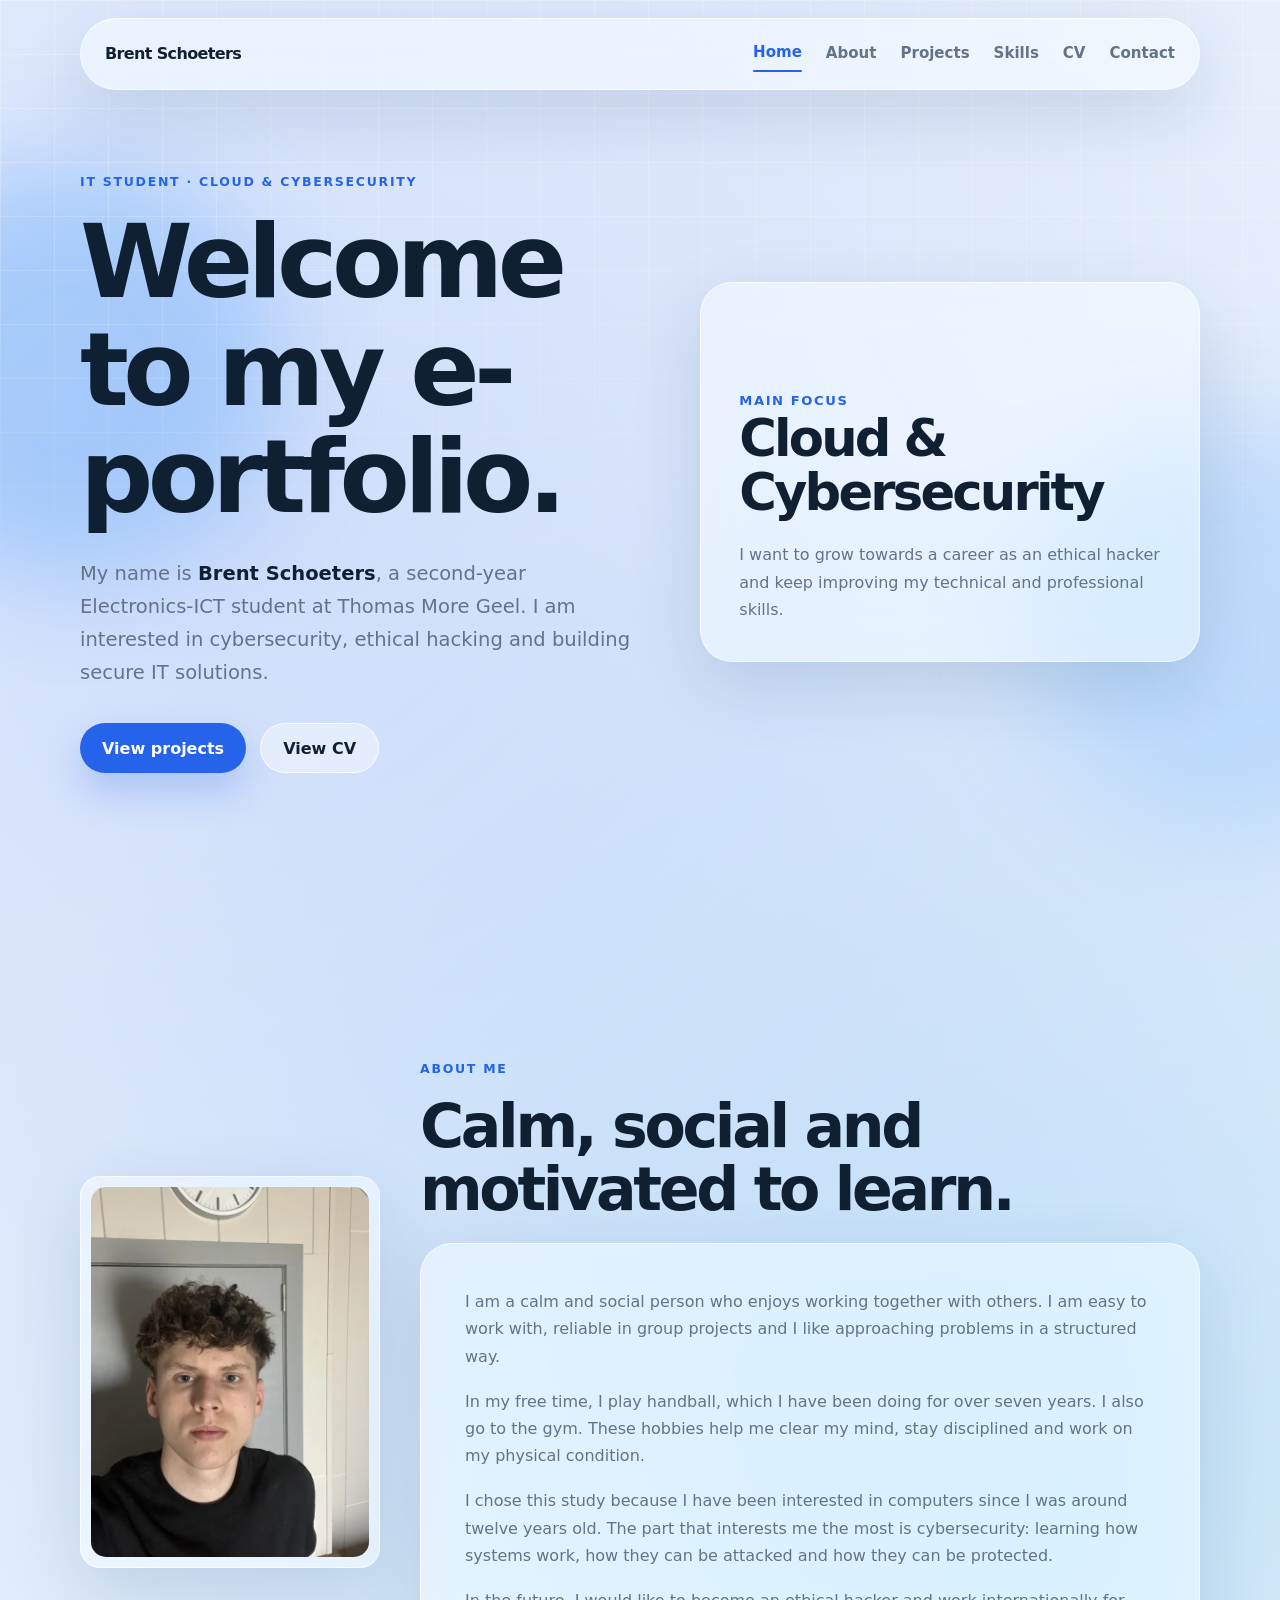
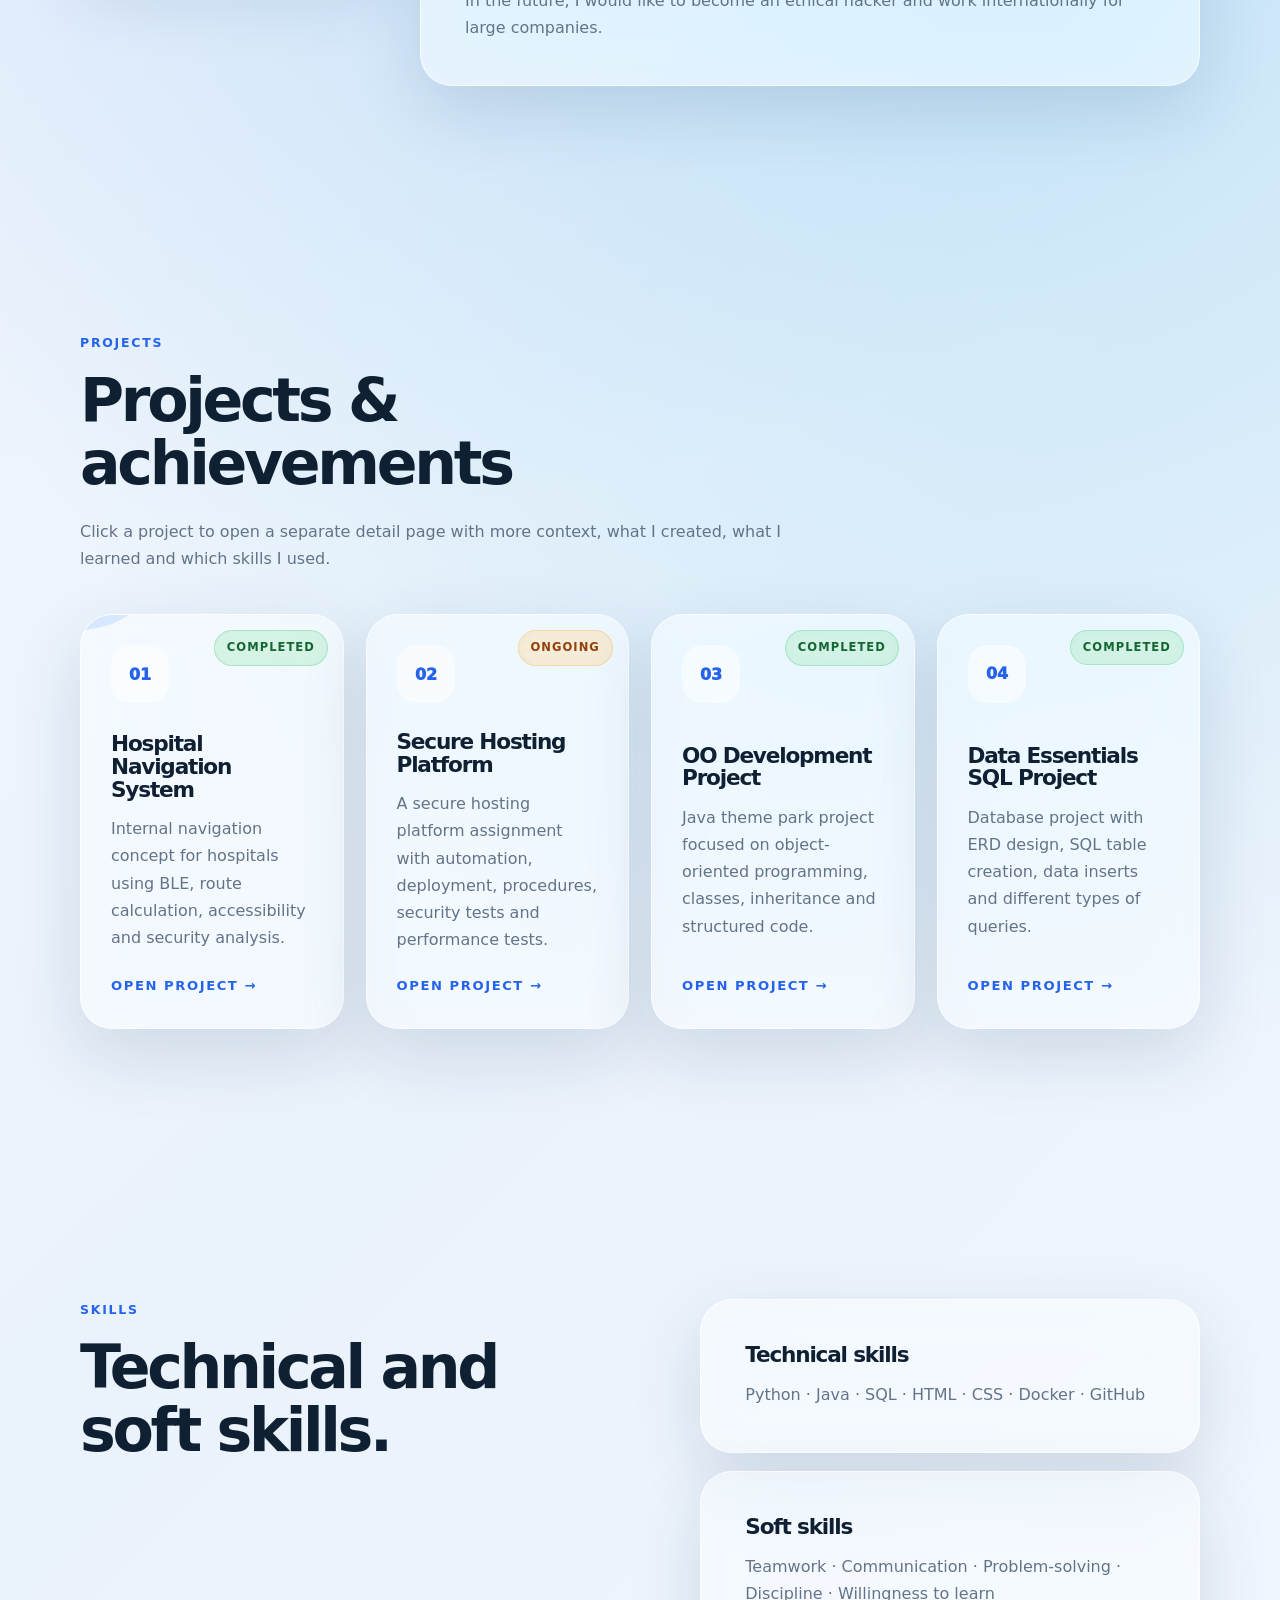
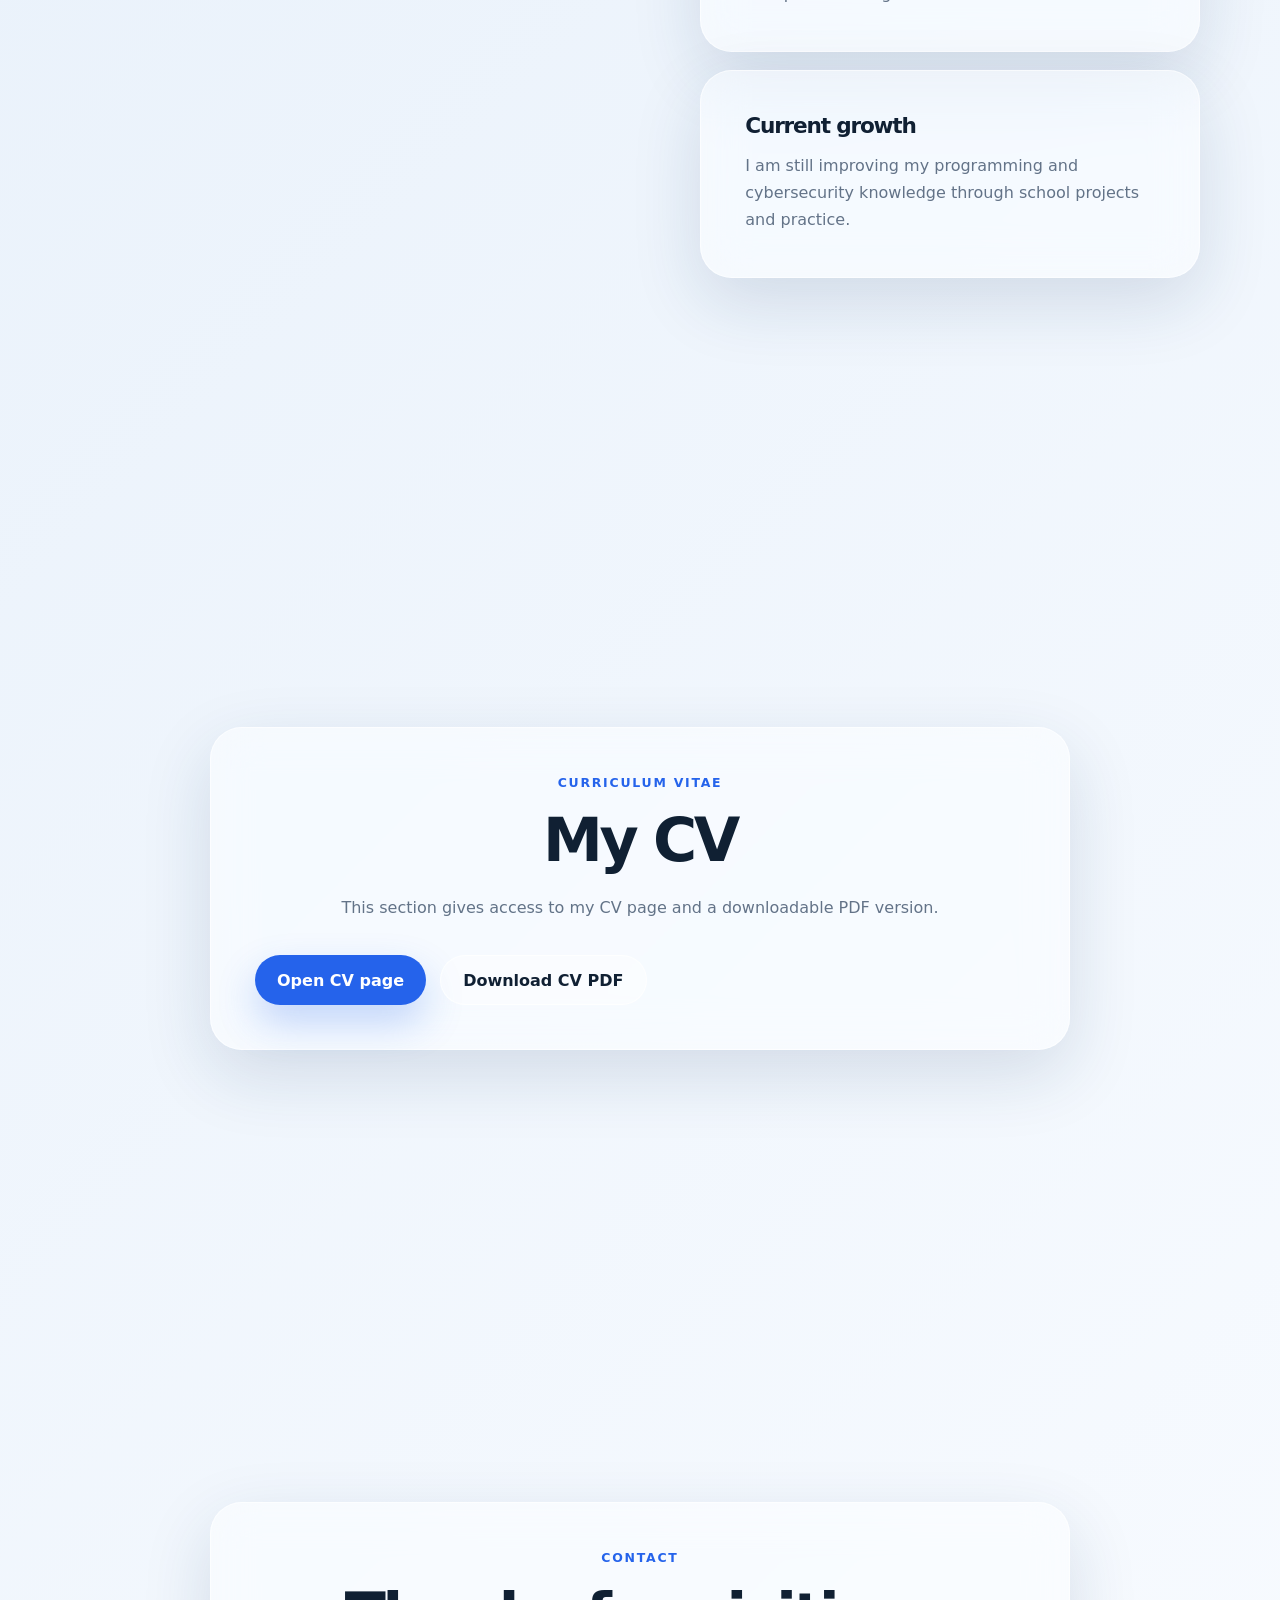
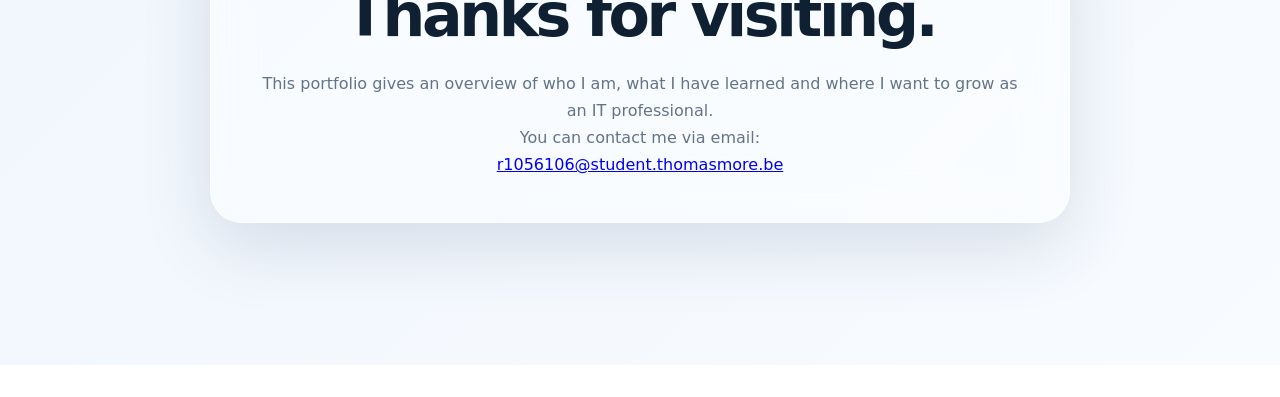
<file: index.html>
<!DOCTYPE html>
<html lang="en">
<head>
  <meta charset="UTF-8" />
  <meta name="viewport" content="width=device-width, initial-scale=1.0" />
  <title>Brent Schoeters | E-Portfolio</title>
  <link rel="stylesheet" href="style.css" />
  <script defer src="script.js"></script>
</head>
<body>
  <div class="scroll-progress" aria-hidden="true"></div>
  <div class="background-glow glow-one"></div>
  <div class="background-glow glow-two"></div>

  <header class="site-header glass-panel">
    <a href="index.html#home" class="logo">Brent Schoeters</a>
    <button class="menu-toggle" aria-label="Open navigation">☰</button>
    <nav class="nav">
      <a href="#home">Home</a>
      <a href="#about">About</a>
      <a href="#projects">Projects</a>
      <a href="#skills">Skills</a>
      <a href="#cv">CV</a>
      <a href="#contact">Contact</a>
    </nav>
  </header>

  <main>
    <section id="home" class="section hero reveal">
      <div class="container hero-grid">
        <div>
          <p class="eyebrow">IT Student · Cloud & Cybersecurity</p>
          <h1>Welcome to my e-portfolio.</h1>
          <p class="lead">My name is <strong>Brent Schoeters</strong>, a second-year Electronics-ICT student at Thomas More Geel. I am interested in cybersecurity, ethical hacking and building secure IT solutions.</p>
          <div class="hero-actions">
            <a class="button primary" href="#projects">View projects</a>
            <a class="button secondary" href="#cv">View CV</a>
          </div>
        </div>
        <aside class="hero-card glass-card">
          <span class="card-label">Main focus</span>
          <h2>Cloud & Cybersecurity</h2>
          <p>I want to grow towards a career as an ethical hacker and keep improving my technical and professional skills.</p>
        </aside>
      </div>
    </section>

    <section id="about" class="section reveal">
  <div class="container two-column about-grid">

    <div class="about-image glass-card">
      <img src="assets/BF877FA6-0588-46C0-A9D7-D030EFA9D8D8.jpg" alt="Brent Schoeters">
    </div>

    <div>
      <div class="sticky-title">
        <p class="eyebrow">About me</p>
        <h2>Calm, social and motivated to learn.</h2>
      </div>

      <div class="glass-card text-card">
        <p>I am a calm and social person who enjoys working together with others. I am easy to work with, reliable in group projects and I like approaching problems in a structured way.</p>
        
        <p>In my free time, I play handball, which I have been doing for over seven years. I also go to the gym. These hobbies help me clear my mind, stay disciplined and work on my physical condition.</p>
        
        <p>I chose this study because I have been interested in computers since I was around twelve years old. The part that interests me the most is cybersecurity: learning how systems work, how they can be attacked and how they can be protected.</p>
        
        <p>In the future, I would like to become an ethical hacker and work internationally for large companies.</p>
      </div>
    </div>

  </div>
</section>

    <section id="projects" class="section reveal">
      <div class="container">
        <div class="section-heading">
          <p class="eyebrow">Projects</p>
          <h2>Projects & achievements</h2>
          <p>Click a project to open a separate detail page with more context, what I created, what I learned and which skills I used.</p>
        </div>

        <div class="project-grid">
          <a class="project-card glass-card featured-project" href="project-hospital-navigation.html">
            <span class="project-status completed">Completed</span>
            <span class="project-number">01</span>
            <h3>Hospital Navigation System</h3>
            <p>Internal navigation concept for hospitals using BLE, route calculation, accessibility and security analysis.</p>
            <span class="project-link">Open project →</span>
          </a>

          <a class="project-card glass-card" href="project-hosting-platform.html">
            <span class="project-status ongoing">Ongoing</span>
            <span class="project-number">02</span>
            <h3>Secure Hosting Platform</h3>
            <p>A secure hosting platform assignment with automation, deployment, procedures, security tests and performance tests.</p>
            <span class="project-link">Open project →</span>
          </a>

          <a class="project-card glass-card" href="project-oo-development.html">
            <span class="project-status completed">Completed</span>
            <span class="project-number">03</span>
            <h3>OO Development Project</h3>
            <p>Java theme park project focused on object-oriented programming, classes, inheritance and structured code.</p>
            <span class="project-link">Open project →</span>
          </a>

          <a class="project-card glass-card" href="project-data-essentials.html">
            <span class="project-status completed">Completed</span>
            <span class="project-number">04</span>
            <h3>Data Essentials SQL Project</h3>
            <p>Database project with ERD design, SQL table creation, data inserts and different types of queries.</p>
            <span class="project-link">Open project →</span>
          </a>
        </div>
      </div>
    </section>

    <section id="skills" class="section reveal">
      <div class="container two-column">
        <div class="sticky-title">
          <p class="eyebrow">Skills</p>
          <h2>Technical and soft skills.</h2>
        </div>
        <div class="skills-grid">
          <div class="skill-box glass-card">
            <h3>Technical skills</h3>
            <p>Python · Java · SQL · HTML · CSS · Docker · GitHub</p>
          </div>
          <div class="skill-box glass-card">
            <h3>Soft skills</h3>
            <p>Teamwork · Communication · Problem-solving · Discipline · Willingness to learn</p>
          </div>
          <div class="skill-box glass-card">
            <h3>Current growth</h3>
            <p>I am still improving my programming and cybersecurity knowledge through school projects and practice.</p>
          </div>
        </div>
      </div>
    </section>

    <section id="cv" class="section reveal">
      <div class="container cv-card glass-card">
        <p class="eyebrow">Curriculum Vitae</p>
        <h2>My CV</h2>
        <p>This section gives access to my CV page and a downloadable PDF version.</p>
        <div class="hero-actions">
          <a class="button primary" href="cv.html">Open CV page</a>
          <a class="button secondary" href="assets/Brent_Schoeters_CV.pdf" download>
  Download CV PDF
</a>
        </div>
      </div>
    </section>

    <section id="contact" class="section reveal contact-section">
  <div class="container contact-card glass-card">
    <p class="eyebrow">Contact</p>
    <h2>Thanks for visiting.</h2>
    
    <p>
      This portfolio gives an overview of who I am, what I have learned and where I want to grow as an IT professional.
    </p>

    <div class="contact-info">
      <p>You can contact me via email:</p>
      
      <a href="mailto:r1056106@student.thomasmore.be" class="email-link">
        r1056106@student.thomasmore.be
      </a>
    </div>
  </div>
</section>
  </main>
</body>
</html>
</file>
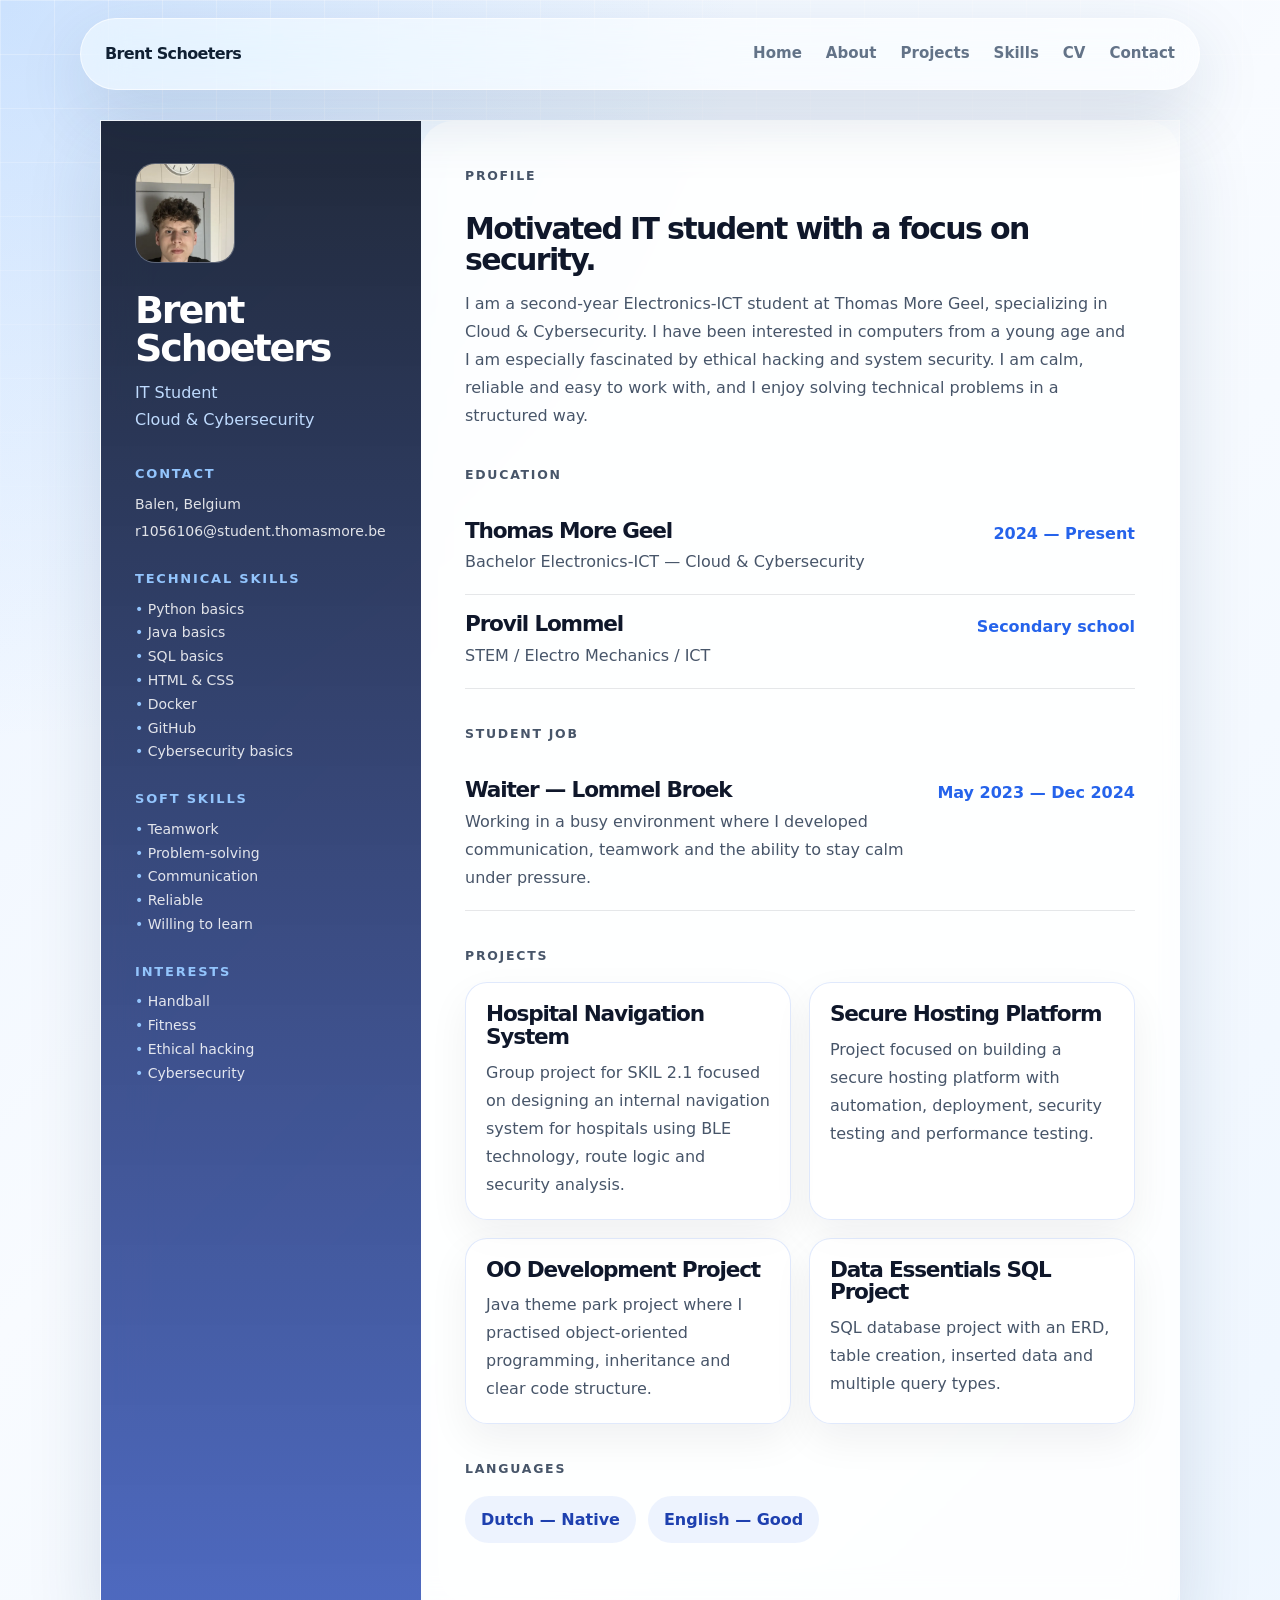
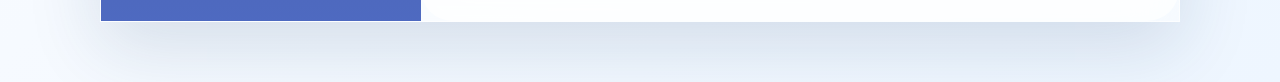
<file: cv.html>
<!DOCTYPE html>
<html lang="en">
<head>
  <meta charset="UTF-8" />
  <meta name="viewport" content="width=device-width, initial-scale=1.0" />
  <title>CV | Brent Schoeters</title>
  <link rel="stylesheet" href="style.css" />
</head>
<body class="cv-body">
  <div class="scroll-progress" aria-hidden="true"></div>

  <header class="site-header glass-panel">
  <a href="index.html#home" class="logo">Brent Schoeters</a>

  <button class="menu-toggle" aria-label="Open navigation">☰</button>

  <nav class="nav">
    <a href="index.html#home">Home</a>
    <a href="index.html#about">About</a>
    <a href="index.html#projects">Projects</a>
    <a href="index.html#skills">Skills</a>
    <a href="cv.html">CV</a>
    <a href="index.html#contact">Contact</a>
  </nav>
</header>

  <main class="cv-page">
    <section class="cv-wrapper glass-card">

      <aside class="cv-sidebar">
        <div class="cv-avatar">
  <img src="assets/BF877FA6-0588-46C0-A9D7-D030EFA9D8D8.jpg" alt="Brent Schoeters">
</div>

        <h1>Brent<br>Schoeters</h1>
        <p class="cv-role">IT Student<br>Cloud & Cybersecurity</p>

        <div class="cv-block">
          <h3>Contact</h3>
          <p>Balen, Belgium</p>
          <a href="mailto:r1056106@student.thomasmore.be">
            r1056106@student.thomasmore.be
          </a>
        </div>

        <div class="cv-block">
          <h3>Technical Skills</h3>
          <ul>
            <li>Python basics</li>
            <li>Java basics</li>          <li>SQL basics</li>
            <li>HTML & CSS</li>
            <li>Docker</li>
            <li>GitHub</li>
            <li>Cybersecurity basics</li>
          </ul>
        </div>

        <div class="cv-block">
          <h3>Soft Skills</h3>
          <ul>
            <li>Teamwork</li>
            <li>Problem-solving</li>
            <li>Communication</li>
            <li>Reliable</li>
            <li>Willing to learn</li>
          </ul>
        </div>

        <div class="cv-block">
          <h3>Interests</h3>
          <ul>
            <li>Handball</li>
            <li>Fitness</li>
            <li>Ethical hacking</li>
            <li>Cybersecurity</li>
          </ul>
        </div>
      </aside>

      <section class="cv-content">

        <div class="cv-section">
          <p class="eyebrow">Profile</p>
          <h2>Motivated IT student with a focus on security.</h2>
          <p>
            I am a second-year Electronics-ICT student at Thomas More Geel,
            specializing in Cloud & Cybersecurity. I have been interested in computers
            from a young age and I am especially fascinated by ethical hacking and
            system security. I am calm, reliable and easy to work with, and I enjoy
            solving technical problems in a structured way.
          </p>
        </div>

        <div class="cv-section">
          <p class="eyebrow">Education</p>

          <div class="cv-item">
            <div>
              <h3>Thomas More Geel</h3>
              <p>Bachelor Electronics-ICT — Cloud & Cybersecurity</p>
            </div>
            <span>2024 — Present</span>
          </div>

          <div class="cv-item">
            <div>
              <h3>Provil Lommel</h3>
              <p>STEM / Electro Mechanics / ICT</p>
            </div>
            <span>Secondary school</span>
          </div>
        </div>

        <div class="cv-section">
          <p class="eyebrow">Student Job</p>

          <div class="cv-item">
            <div>
              <h3>Waiter — Lommel Broek</h3>
              <p>
                Working in a busy environment where I developed communication,
                teamwork and the ability to stay calm under pressure.
              </p>
            </div>
            <span>May 2023 — Dec 2024</span>
          </div>
        </div>

        <div class="cv-section">
          <p class="eyebrow">Projects</p>

          <div class="cv-project-grid">
            <article>
              <h3>Hospital Navigation System</h3>
              <p>
                Group project for SKIL 2.1 focused on designing an internal navigation
                system for hospitals using BLE technology, route logic and security analysis.
              </p>
            </article>

            <article>
              <h3>Secure Hosting Platform</h3>
              <p>
                Project focused on building a secure hosting platform with automation,
                deployment, security testing and performance testing.
              </p>
            </article>

            <article>
              <h3>OO Development Project</h3>
              <p>
                Java theme park project where I practised object-oriented programming,
                inheritance and clear code structure.
              </p>
            </article>

            <article>
              <h3>Data Essentials SQL Project</h3>
              <p>
                SQL database project with an ERD, table creation, inserted data and
                multiple query types.
              </p>
            </article>
          </div>
        </div>

        <div class="cv-section">
          <p class="eyebrow">Languages</p>
          <div class="language-list">
            <span>Dutch — Native</span>
            <span>English — Good</span>
          </div>
        </div>

      </section>
    </section>
  </main>

</body>
</html>
</file>
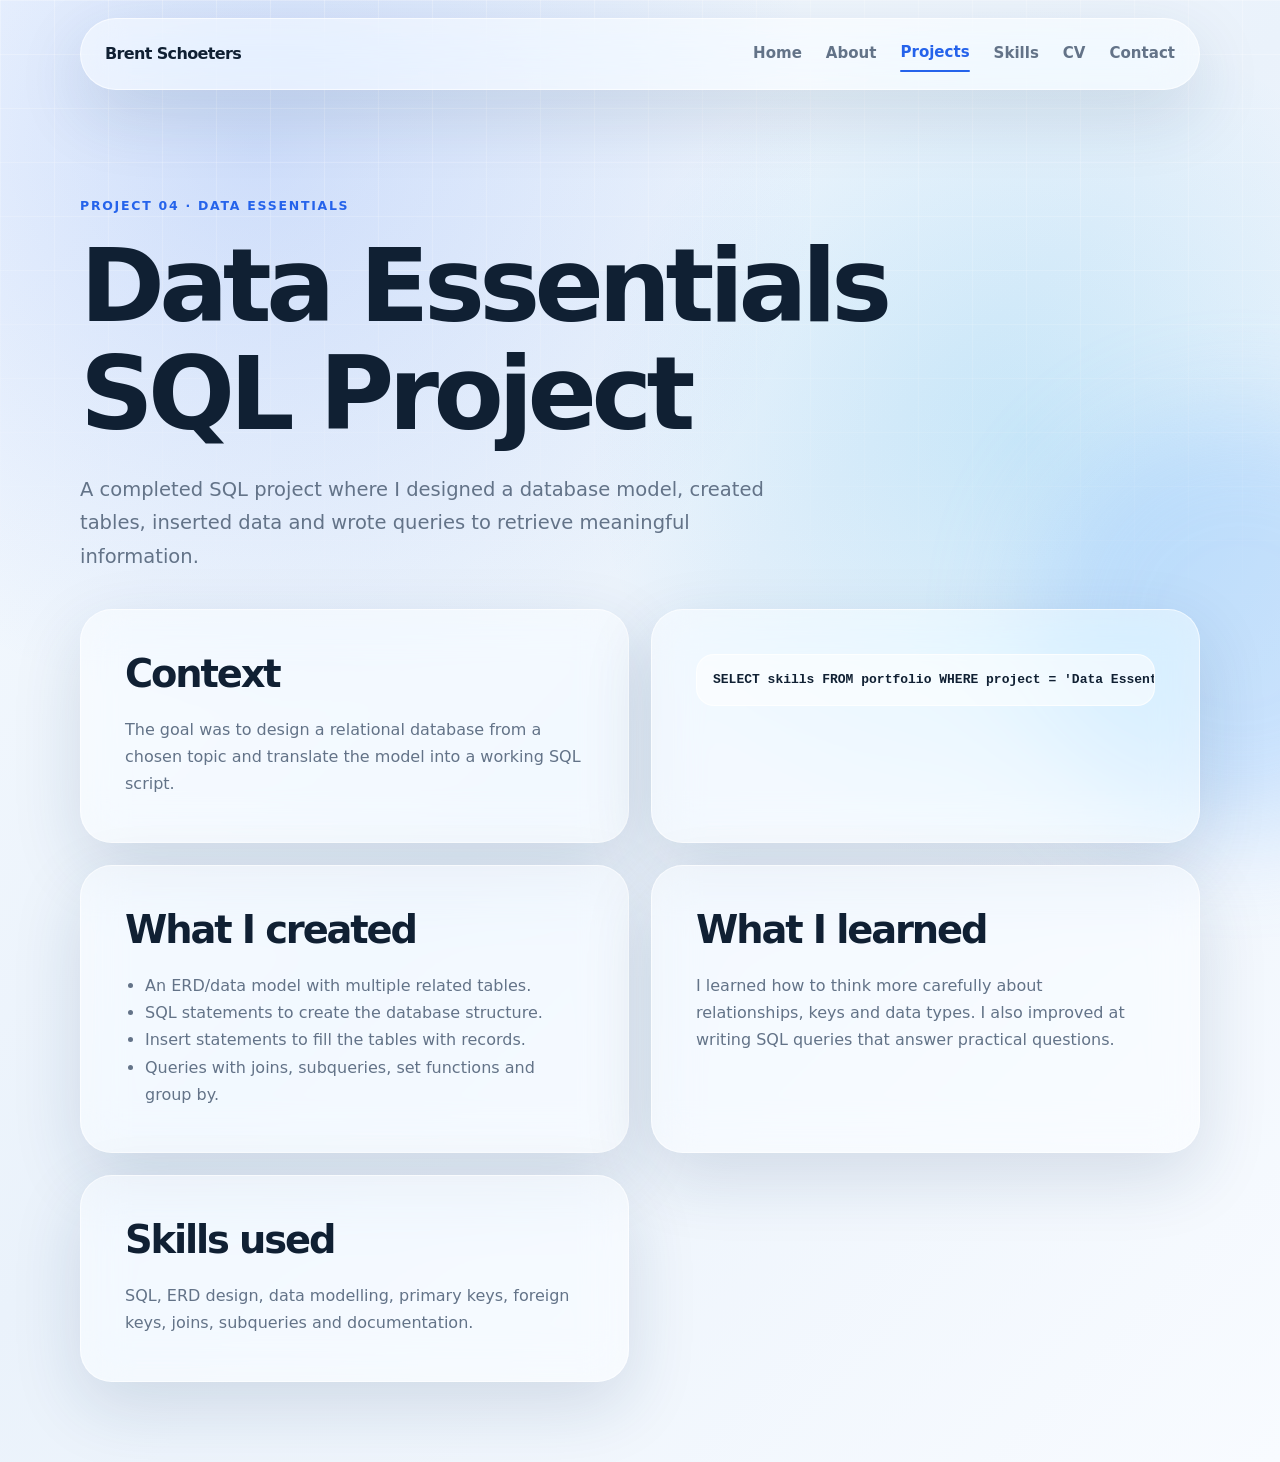
<file: project-data-essentials.html>
<!DOCTYPE html>
<html lang="en">
<head>
  <meta charset="UTF-8" />
  <meta name="viewport" content="width=device-width, initial-scale=1.0" />
  <title>Data Essentials SQL Project | Brent Schoeters</title>
  <link rel="stylesheet" href="style.css" />
  <script defer src="script.js"></script>
</head>
<body class="subpage">
  <div class="scroll-progress" aria-hidden="true"></div>
  <div class="background-glow glow-two"></div>
  <header class="site-header glass-panel">
    <a href="index.html#home" class="logo">Brent Schoeters</a>
    <button class="menu-toggle" aria-label="Open navigation">☰</button>
    <nav class="nav">
      <a href="index.html#home">Home</a>
      <a href="index.html#about">About</a>
      <a href="index.html#projects" class="active">Projects</a>
      <a href="index.html#skills">Skills</a>
      <a href="cv.html">CV</a>
      <a href="index.html#contact">Contact</a>
    </nav>
  </header>

  <main class="page-main">
    <section class="container detail-hero reveal">
      <p class="eyebrow">Project 04 · Data Essentials</p>
      <h1>Data Essentials SQL Project</h1>
      <p class="lead">A completed SQL project where I designed a database model, created tables, inserted data and wrote queries to retrieve meaningful information.</p>
    </section>

    <section class="container detail-grid reveal">
      <article class="glass-card detail-card">
        <h2>Context</h2>
        <p>The goal was to design a relational database from a chosen topic and translate the model into a working SQL script.</p>
      </article>
      <article class="glass-card detail-card sql-card">
        <code class="typing-code">SELECT skills FROM portfolio WHERE project = 'Data Essentials';</code>
      </article>
      <article class="glass-card detail-card">
        <h2>What I created</h2>
        <ul class="clean-list">
          <li>An ERD/data model with multiple related tables.</li>
          <li>SQL statements to create the database structure.</li>
          <li>Insert statements to fill the tables with records.</li>
          <li>Queries with joins, subqueries, set functions and group by.</li>
        </ul>
      </article>
      <article class="glass-card detail-card">
        <h2>What I learned</h2>
        <p>I learned how to think more carefully about relationships, keys and data types. I also improved at writing SQL queries that answer practical questions.</p>
      </article>
      <article class="glass-card detail-card">
        <h2>Skills used</h2>
        <p>SQL, ERD design, data modelling, primary keys, foreign keys, joins, subqueries and documentation.</p>
      </article>
    </section>
  </main>
</body>
</html>
</file>
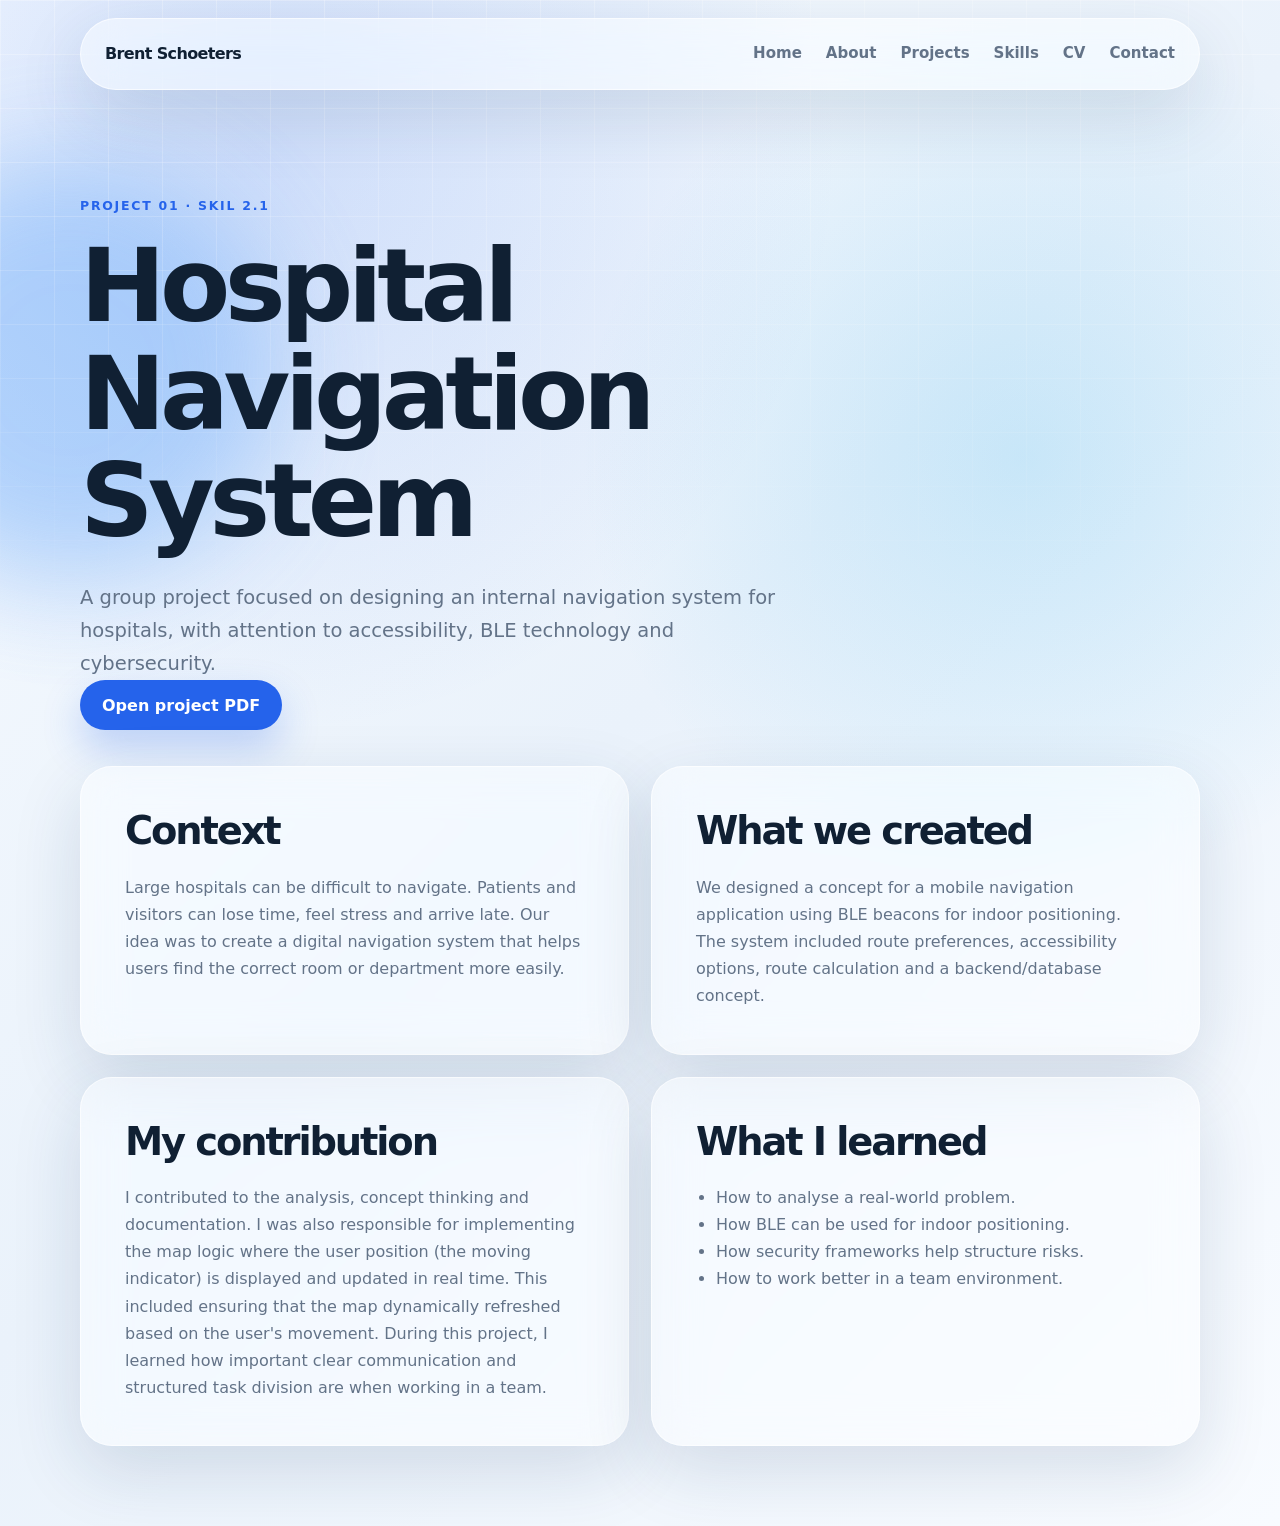
<file: project-hospital-navigation.html>
<!DOCTYPE html>
<html lang="en">
<head>
  <meta charset="UTF-8" />
  <meta name="viewport" content="width=device-width, initial-scale=1.0" />
  <title>Hospital Navigation System | Brent Schoeters</title>
  <link rel="stylesheet" href="style.css" />
  <script defer src="script.js"></script>
</head>
<body class="subpage">
  <div class="scroll-progress" aria-hidden="true"></div>
  <div class="background-glow glow-one"></div>
  <header class="site-header glass-panel">
  <a href="index.html#home" class="logo">Brent Schoeters</a>

  <button class="menu-toggle" aria-label="Open navigation">☰</button>

  <nav class="nav">
    <a href="index.html#home">Home</a>
    <a href="index.html#about">About</a>
    <a href="index.html#projects">Projects</a>
    <a href="index.html#skills">Skills</a>
    <a href="cv.html">CV</a>
    <a href="index.html#contact">Contact</a>
  </nav>
</header>

  <main class="page-main">
    <section class="container detail-hero reveal">
      <p class="eyebrow">Project 01 · SKIL 2.1</p>
      <h1>Hospital Navigation System</h1>
      <p class="lead">A group project focused on designing an internal navigation system for hospitals, with attention to accessibility, BLE technology and cybersecurity.</p>
      <a class="button primary" href="assets/project-hospital-navigation.pdf" target="_blank">Open project PDF</a>
    </section>

    <section class="container detail-grid reveal">
      <article class="glass-card detail-card">
        <h2>Context</h2>
        <p>Large hospitals can be difficult to navigate. Patients and visitors can lose time, feel stress and arrive late. Our idea was to create a digital navigation system that helps users find the correct room or department more easily.</p>
      </article>
      <article class="glass-card detail-card">
        <h2>What we created</h2>
        <p>We designed a concept for a mobile navigation application using BLE beacons for indoor positioning. The system included route preferences, accessibility options, route calculation and a backend/database concept.</p>
      </article>
      <article class="glass-card detail-card">
        <h2>My contribution</h2>
       <p>
  I contributed to the analysis, concept thinking and documentation. I was also responsible for implementing the map logic where the user position (the moving indicator) is displayed and updated in real time. This included ensuring that the map dynamically refreshed based on the user's movement. During this project, I learned how important clear communication and structured task division are when working in a team.
</p>
      </article>
      <article class="glass-card detail-card">
        <h2>What I learned</h2>
        <ul class="clean-list">
          <li>How to analyse a real-world problem.</li>
          <li>How BLE can be used for indoor positioning.</li>
          <li>How security frameworks help structure risks.</li>
          <li>How to work better in a team environment.</li>
        </ul>
      </article>
    </section>
  </main>
</body>
</html>
</file>
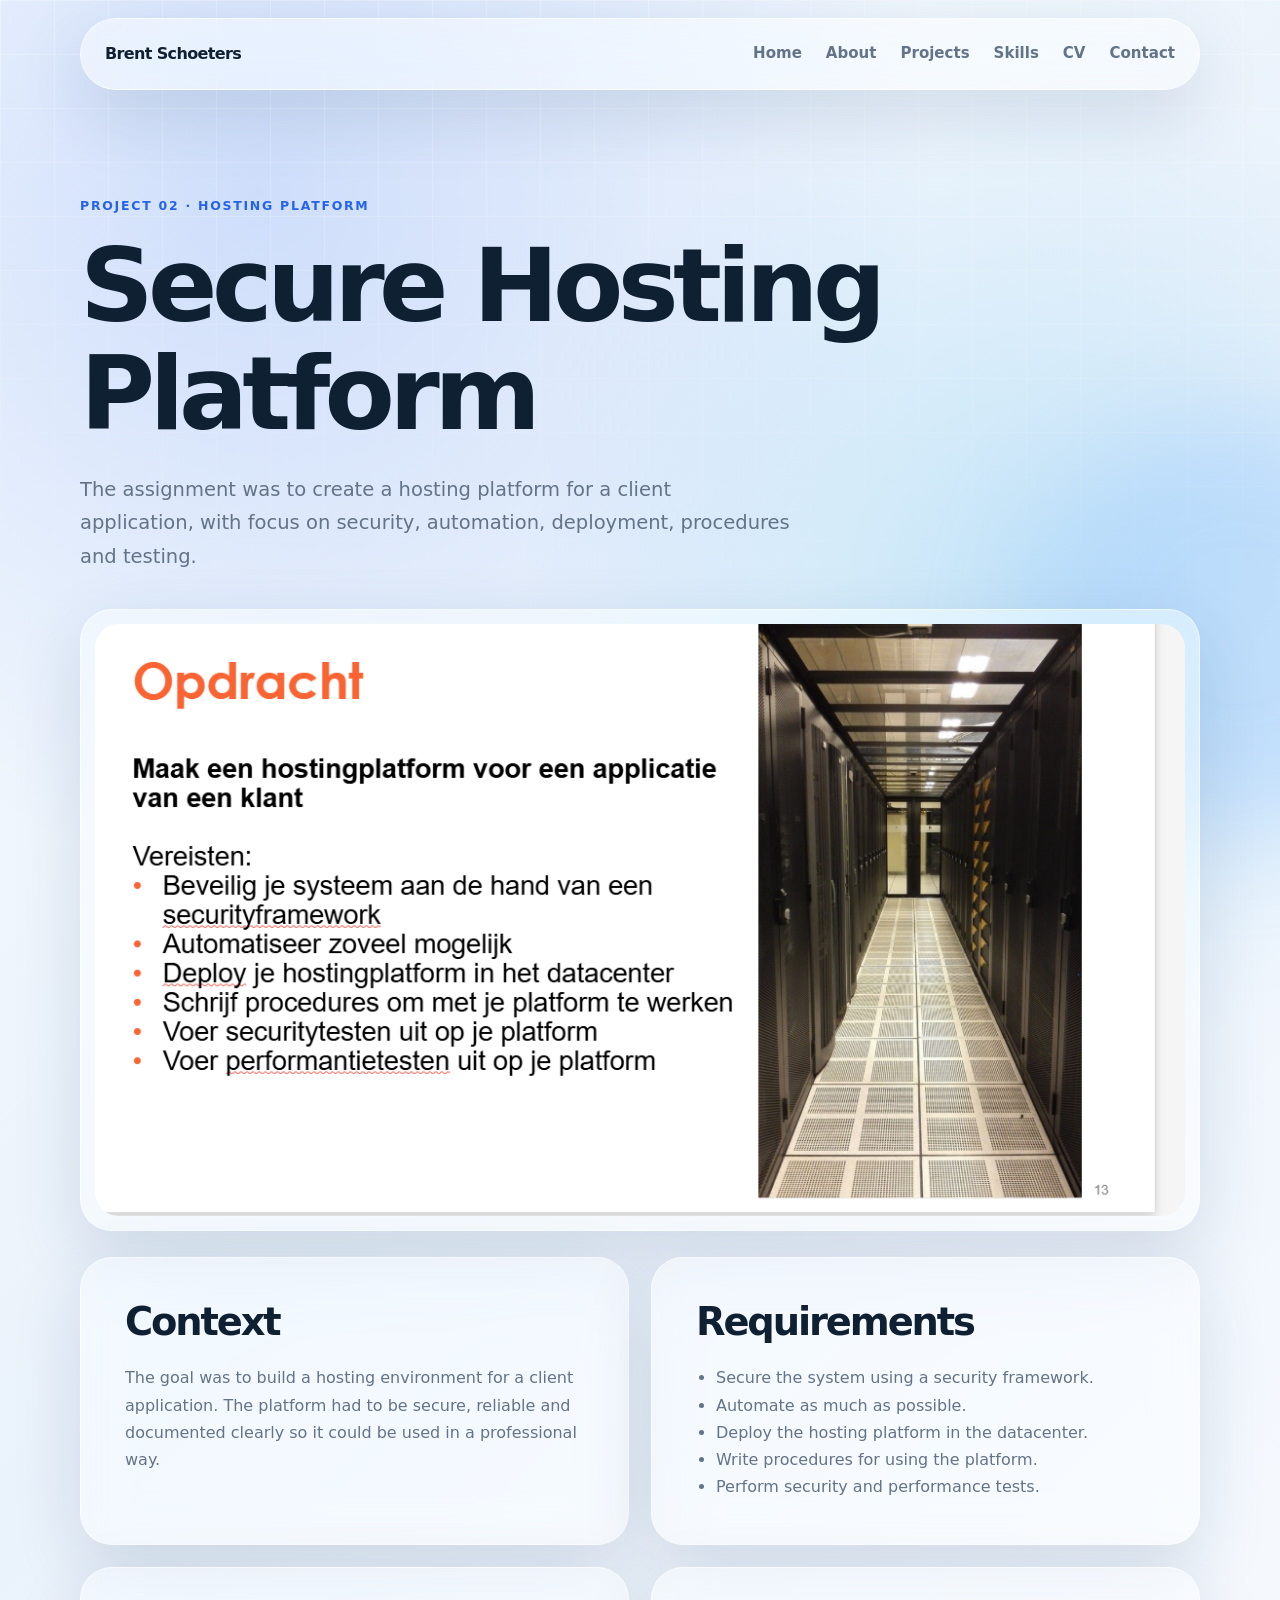
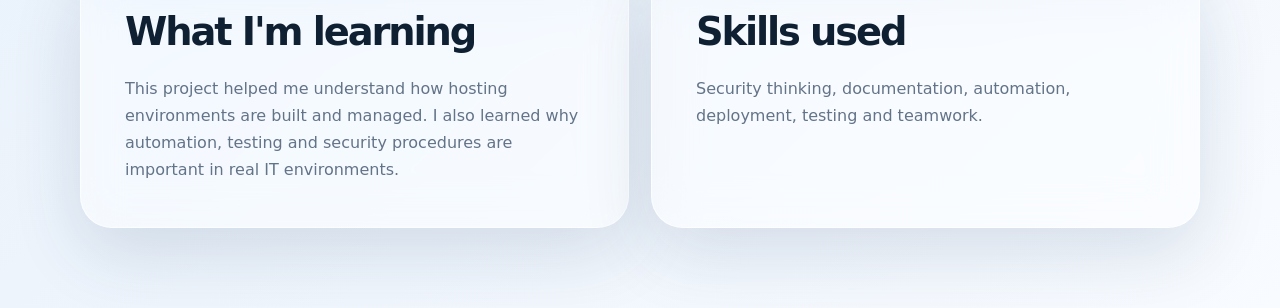
<file: project-hosting-platform.html>
<!DOCTYPE html>
<html lang="en">
<head>
  <meta charset="UTF-8" />
  <meta name="viewport" content="width=device-width, initial-scale=1.0" />
  <title>Secure Hosting Platform | Brent Schoeters</title>
  <link rel="stylesheet" href="style.css" />
  <script defer src="script.js"></script>
</head>
<body class="subpage">
  <div class="scroll-progress" aria-hidden="true"></div>
  <div class="background-glow glow-two"></div>
  <header class="site-header glass-panel">
  <a href="index.html#home" class="logo">Brent Schoeters</a>

  <button class="menu-toggle" aria-label="Open navigation">☰</button>

  <nav class="nav">
    <a href="index.html#home">Home</a>
    <a href="index.html#about">About</a>
    <a href="index.html#projects">Projects</a>
    <a href="index.html#skills">Skills</a>
    <a href="cv.html">CV</a>
    <a href="index.html#contact">Contact</a>
  </nav>
</header>

  <main class="page-main">
    <section class="container detail-hero reveal">
      <p class="eyebrow">Project 02 · Hosting Platform</p>
      <h1>Secure Hosting Platform</h1>
      <p class="lead">The assignment was to create a hosting platform for a client application, with focus on security, automation, deployment, procedures and testing.</p>
    </section>

    <section class="container visual-card glass-card reveal">
      <img src="assets/project-hosting-platform.png" alt="Hosting platform assignment slide" />
    </section>

    <section class="container detail-grid reveal">
      <article class="glass-card detail-card">
        <h2>Context</h2>
        <p>The goal was to build a hosting environment for a client application. The platform had to be secure, reliable and documented clearly so it could be used in a professional way.</p>
      </article>
      <article class="glass-card detail-card">
        <h2>Requirements</h2>
        <ul class="clean-list">
          <li>Secure the system using a security framework.</li>
          <li>Automate as much as possible.</li>
          <li>Deploy the hosting platform in the datacenter.</li>
          <li>Write procedures for using the platform.</li>
          <li>Perform security and performance tests.</li>
        </ul>
      </article>
      <article class="glass-card detail-card">
        <h2>What I'm learning</h2>
        <p>This project helped me understand how hosting environments are built and managed. I also learned why automation, testing and security procedures are important in real IT environments.</p>
      </article>
      <article class="glass-card detail-card">
        <h2>Skills used</h2>
        <p>Security thinking, documentation, automation, deployment, testing and teamwork.</p>
      </article>
    </section>
  </main>
</body>
</html>
</file>
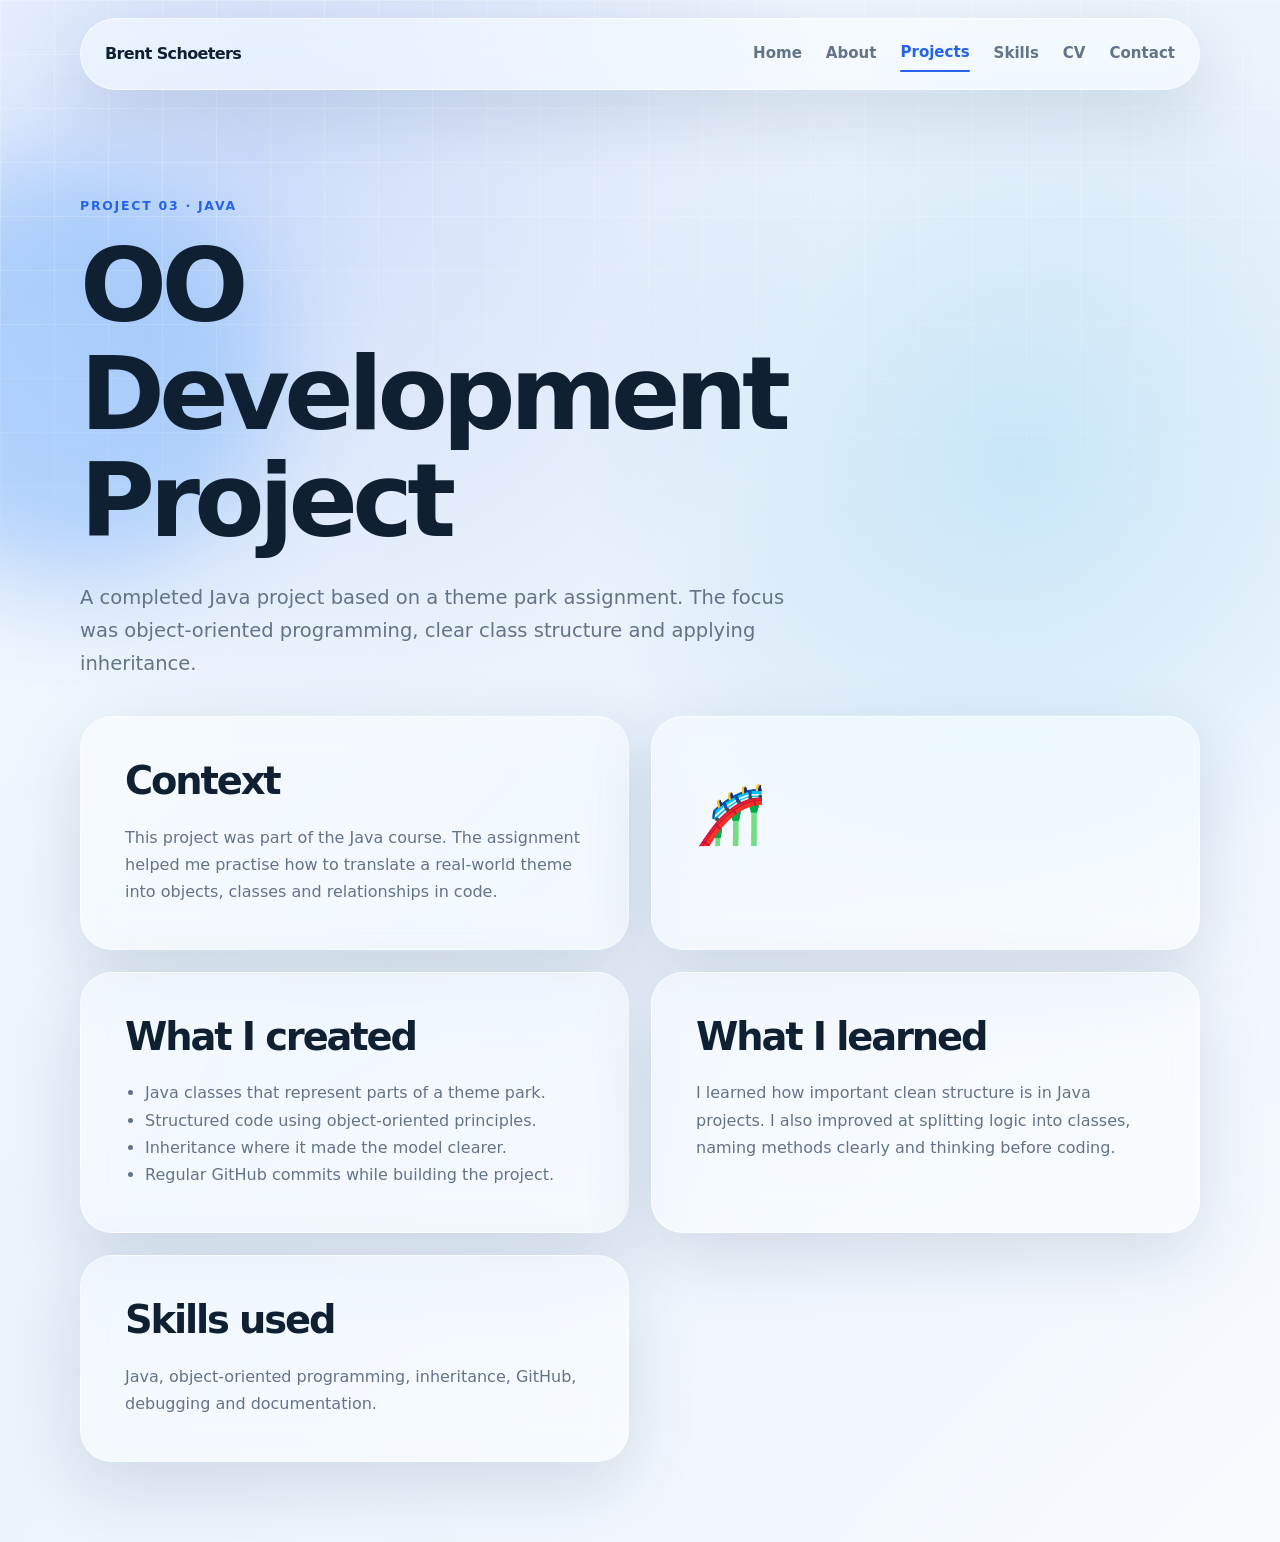
<file: project-oo-development.html>
<!DOCTYPE html>
<html lang="en">
<head>
  <meta charset="UTF-8" />
  <meta name="viewport" content="width=device-width, initial-scale=1.0" />
  <title>OO Development Project | Brent Schoeters</title>
  <link rel="stylesheet" href="style.css" />
  <script defer src="script.js"></script>
</head>
<body class="subpage">
  <div class="scroll-progress" aria-hidden="true"></div>
  <div class="background-glow glow-one"></div>
  <header class="site-header glass-panel">
    <a href="index.html#home" class="logo">Brent Schoeters</a>
    <button class="menu-toggle" aria-label="Open navigation">☰</button>
    <nav class="nav">
      <a href="index.html#home">Home</a>
      <a href="index.html#about">About</a>
      <a href="index.html#projects" class="active">Projects</a>
      <a href="index.html#skills">Skills</a>
      <a href="cv.html">CV</a>
      <a href="index.html#contact">Contact</a>
    </nav>
  </header>

  <main class="page-main">
    <section class="container detail-hero reveal">
      <p class="eyebrow">Project 03 · Java</p>
      <h1>OO Development Project</h1>
      <p class="lead">A completed Java project based on a theme park assignment. The focus was object-oriented programming, clear class structure and applying inheritance.</p>
    </section>

    <section class="container detail-grid reveal">
      <article class="glass-card detail-card">
        <h2>Context</h2>
        <p>This project was part of the Java course. The assignment helped me practise how to translate a real-world theme into objects, classes and relationships in code.</p>
      </article>
      <article class="glass-card detail-card bonus-card">
        <p class="ride-animation" aria-label="Small rollercoaster animation">🎢</p>
      </article>
      <article class="glass-card detail-card">
        <h2>What I created</h2>
        <ul class="clean-list">
          <li>Java classes that represent parts of a theme park.</li>
          <li>Structured code using object-oriented principles.</li>
          <li>Inheritance where it made the model clearer.</li>
          <li>Regular GitHub commits while building the project.</li>
        </ul>
      </article>
      <article class="glass-card detail-card">
        <h2>What I learned</h2>
        <p>I learned how important clean structure is in Java projects. I also improved at splitting logic into classes, naming methods clearly and thinking before coding.</p>
      </article>
      <article class="glass-card detail-card">
        <h2>Skills used</h2>
        <p>Java, object-oriented programming, inheritance, GitHub, debugging and documentation.</p>
      </article>
    </section>
  </main>
</body>
</html>
</file>
<file: style.css>
:root {
  --bg: #eef5fb;
  --text: #102033;
  --muted: #637388;
  --blue: #2563eb;
  --blue-dark: #1746b3;
  --line: rgba(255, 255, 255, 0.62);
  --glass: rgba(255, 255, 255, 0.48);
  --glass-strong: rgba(255, 255, 255, 0.68);
  --shadow: 0 24px 70px rgba(20, 56, 99, 0.14);
  --radius: 32px;
}

* { box-sizing: border-box; margin: 0; padding: 0; }
html { scroll-behavior: smooth; }
body {
  min-height: 100vh;
  font-family: Inter, ui-sans-serif, system-ui, -apple-system, BlinkMacSystemFont, "Segoe UI", sans-serif;
  color: var(--text);
  line-height: 1.7;
  background:
    radial-gradient(circle at 20% 10%, rgba(37, 99, 235, 0.18), transparent 34%),
    radial-gradient(circle at 80% 30%, rgba(14, 165, 233, 0.16), transparent 30%),
    linear-gradient(135deg, #f7fbff 0%, #eaf2fb 48%, #f8fbff 100%);
  overflow-x: hidden;
}

body::before {
  content: "";
  position: fixed;
  inset: 0;
  pointer-events: none;
  background-image: linear-gradient(rgba(255,255,255,.28) 1px, transparent 1px), linear-gradient(90deg, rgba(255,255,255,.28) 1px, transparent 1px);
  background-size: 54px 54px;
  mask-image: linear-gradient(to bottom, black, transparent 72%);
}

.background-glow {
  position: fixed;
  width: 420px;
  height: 420px;
  border-radius: 999px;
  filter: blur(52px);
  opacity: .4;
  pointer-events: none;
  z-index: -1;
}
.glow-one { left: -140px; top: 160px; background: #60a5fa; }
.glow-two { right: -170px; top: 46%; background: #93c5fd; }

.container { width: min(1120px, 88vw); margin: 0 auto; }

.glass-panel,
.glass-card {
  background: var(--glass);
  border: 1px solid var(--line);
  box-shadow: var(--shadow);
  backdrop-filter: blur(22px) saturate(150%);
  -webkit-backdrop-filter: blur(22px) saturate(150%);
}

.site-header {
  position: fixed;
  top: 18px;
  left: 50%;
  transform: translateX(-50%);
  width: min(1120px, 92vw);
  height: 72px;
  padding: 0 24px;
  border-radius: 999px;
  display: flex;
  align-items: center;
  justify-content: space-between;
  z-index: 50;
}
.logo {
  color: var(--text);
  text-decoration: none;
  font-weight: 800;
  letter-spacing: -0.04em;
}
.nav { display: flex; align-items: center; gap: 24px; }
.nav a {
  color: var(--muted);
  text-decoration: none;
  font-size: .94rem;
  font-weight: 650;
  transition: color .2s ease, transform .2s ease;
}
.nav a:hover, .nav a.active { color: var(--blue); transform: translateY(-1px); }
.menu-toggle { display: none; border: 0; background: transparent; font-size: 1.3rem; color: var(--text); }

.section { min-height: 100vh; padding: 132px 0 88px; display: flex; align-items: center; }
.hero-grid, .two-column { display: grid; grid-template-columns: 1.05fr .95fr; gap: 68px; align-items: center; }
.sticky-title { align-self: start; position: sticky; top: 128px; }

.eyebrow { color: var(--blue); font-size: .78rem; font-weight: 900; text-transform: uppercase; letter-spacing: .14em; margin-bottom: 16px; }
h1, h2, h3 { line-height: 1.05; letter-spacing: -.055em; }
h1 { font-size: clamp(3.2rem, 8vw, 7rem); margin-bottom: 26px; max-width: 820px; }
h2 { font-size: clamp(2.1rem, 4.7vw, 4.2rem); margin-bottom: 22px; }
h3 { font-size: 1.35rem; margin-bottom: 14px; }
p { color: var(--muted); }
.lead { font-size: 1.22rem; max-width: 710px; }
.lead strong { color: var(--text); }
.hero-actions { display: flex; flex-wrap: wrap; gap: 14px; margin-top: 34px; }
.button {
  min-height: 50px;
  display: inline-flex;
  align-items: center;
  justify-content: center;
  padding: 0 22px;
  border-radius: 999px;
  text-decoration: none;
  font-weight: 800;
  transition: transform .22s ease, box-shadow .22s ease, background .22s ease;
}
.button:hover { transform: translateY(-2px); }
.button.primary { background: var(--blue); color: white; box-shadow: 0 18px 38px rgba(37, 99, 235, .25); }
.button.primary:hover { background: var(--blue-dark); }
.button.secondary { color: var(--text); background: rgba(255,255,255,.42); border: 1px solid rgba(255,255,255,.72); }

.hero-card { min-height: 380px; border-radius: var(--radius); padding: 38px; display: flex; flex-direction: column; justify-content: flex-end; }
.hero-card h2 { font-size: clamp(2rem, 4vw, 3.5rem); }
.card-label, .project-link { color: var(--blue); font-weight: 900; font-size: .82rem; text-transform: uppercase; letter-spacing: .12em; }
.text-card, .skill-box, .detail-card, .cv-card, .contact-card, .cv-side, .cv-content { border-radius: var(--radius); padding: clamp(28px, 4vw, 44px); }
.text-card p + p { margin-top: 18px; }
.section-heading { max-width: 760px; margin-bottom: 42px; }
.project-grid { display: grid; grid-template-columns: repeat(3, 1fr); gap: 22px; }
.project-card { border-radius: var(--radius); padding: 30px; min-height: 330px; color: inherit; text-decoration: none; display: flex; flex-direction: column; transition: transform .25s ease, box-shadow .25s ease, background .25s ease; }
.project-card:hover { transform: translateY(-7px); box-shadow: 0 32px 80px rgba(20, 56, 99, .18); background: var(--glass-strong); }
.project-number { width: 58px; height: 58px; border-radius: 20px; display: grid; place-items: center; color: var(--blue); background: rgba(255,255,255,.54); font-weight: 950; margin-bottom: auto; }
.project-card h3 { margin-top: 28px; }
.project-card p { margin-bottom: 22px; }
.project-link { margin-top: auto; }
.muted-card { opacity: .78; }
.skills-grid { display: grid; gap: 18px; }
.skill-box { transition: transform .22s ease; }
.skill-box:hover { transform: translateY(-4px); }
.cv-card, .contact-card { max-width: 860px; text-align: center; margin: 0 auto; }
.contact-section { min-height: 72vh; }

.reveal { opacity: 0; transform: translateY(32px); transition: opacity .9s ease, transform .9s ease; }
.reveal.visible { opacity: 1; transform: translateY(0); }

.subpage .site-header { position: fixed; }
.page-main { padding-top: 140px; padding-bottom: 80px; }
.detail-hero { padding: 55px 0 36px; }
.detail-grid { display: grid; grid-template-columns: repeat(2, 1fr); gap: 22px; }
.detail-card h2 { font-size: clamp(1.7rem, 3vw, 2.4rem); }
.clean-list { padding-left: 20px; color: var(--muted); }
.visual-card { border-radius: var(--radius); padding: 14px; margin-bottom: 26px; overflow: hidden; }
.visual-card img { width: 100%; display: block; border-radius: 24px; }
.cv-layout { display: grid; grid-template-columns: .8fr 1.2fr; gap: 24px; align-items: start; }
.cv-side { position: sticky; top: 130px; }
.cv-side h1 { font-size: clamp(2.3rem, 5vw, 4.4rem); }
.cv-content h2 { font-size: 1.8rem; margin-top: 26px; }
.cv-content h2:first-child { margin-top: 0; }

@media (max-width: 900px) {
  .site-header { top: 10px; height: auto; min-height: 68px; align-items: flex-start; padding: 18px 20px; border-radius: 28px; }
  .menu-toggle { display: block; }
  .nav { display: none; width: 100%; flex-direction: column; align-items: flex-start; gap: 12px; padding-top: 16px; }
  .nav.open { display: flex; }
  .site-header { flex-wrap: wrap; }
  .hero-grid, .two-column, .project-grid, .detail-grid, .cv-layout { grid-template-columns: 1fr; gap: 24px; }
  .section { padding-top: 132px; min-height: auto; }
  .sticky-title, .cv-side { position: static; }
  .project-card { min-height: 260px; }
}
.cv-body {
  min-height: 100vh;
  background:
    radial-gradient(circle at top left, rgba(96, 165, 250, 0.22), transparent 35%),
    linear-gradient(135deg, #eaf3ff 0%, #f8fbff 45%, #eef6ff 100%);
  color: #102033;
}

.cv-page {
  padding: 120px 24px 60px;
}

.cv-wrapper {
  max-width: 1080px;
  margin: 0 auto;
  display: grid;
  grid-template-columns: 320px 1fr;
  overflow: hidden;
}

.cv-sidebar {
  padding: 42px 34px;
  background: linear-gradient(180deg, rgba(15, 23, 42, 0.92), rgba(30, 64, 175, 0.78));
  color: white;
}

.cv-avatar {
  width: 84px;
  height: 84px;
  border-radius: 24px;
  display: grid;
  place-items: center;
  font-size: 26px;
  font-weight: 800;
  background: rgba(255, 255, 255, 0.18);
  border: 1px solid rgba(255, 255, 255, 0.32);
  margin-bottom: 28px;
}

.cv-sidebar h1 {
  font-size: 38px;
  line-height: 1;
  margin-bottom: 12px;
}

.cv-role {
  color: #bfdbfe;
  margin-bottom: 34px;
  font-weight: 500;
}

.cv-block {
  margin-top: 28px;
}

.cv-block h3 {
  font-size: 13px;
  text-transform: uppercase;
  letter-spacing: 1.8px;
  margin-bottom: 12px;
  color: #93c5fd;
}

.cv-block p,
.cv-block a,
.cv-block li {
  font-size: 14px;
  line-height: 1.7;
  color: rgba(255, 255, 255, 0.86);
}

.cv-block a {
  text-decoration: none;
  word-break: break-word;
}

.cv-block ul {
  list-style: none;
  padding: 0;
}

.cv-block li::before {
  content: "• ";
  color: #93c5fd;
}

.cv-content {
  padding: 44px;
  background: rgba(255, 255, 255, 0.58);
  backdrop-filter: blur(24px);
}

.cv-section {
  margin-bottom: 34px;
}

.cv-section h2 {
  font-size: 30px;
  color: #0f172a;
  margin-bottom: 14px;
}

.cv-section p {
  color: #475569;
  line-height: 1.75;
}

.cv-item {
  display: flex;
  justify-content: space-between;
  gap: 24px;
  padding: 18px 0;
  border-bottom: 1px solid rgba(15, 23, 42, 0.1);
}

.cv-item h3 {
  color: #0f172a;
  margin-bottom: 6px;
}

.cv-item span {
  color: #2563eb;
  font-weight: 600;
  white-space: nowrap;
}

.cv-project-grid {
  display: grid;
  grid-template-columns: 1fr 1fr;
  gap: 18px;
}

.cv-project-grid article {
  padding: 20px;
  border-radius: 22px;
  background: rgba(255, 255, 255, 0.6);
  border: 1px solid rgba(37, 99, 235, 0.14);
  box-shadow: 0 16px 40px rgba(15, 23, 42, 0.06);
}

.cv-project-grid h3 {
  margin-bottom: 10px;
  color: #0f172a;
}

.language-list {
  display: flex;
  flex-wrap: wrap;
  gap: 12px;
}

.language-list span {
  padding: 10px 16px;
  border-radius: 999px;
  background: rgba(37, 99, 235, 0.08);
  color: #1e40af;
  font-weight: 600;
}

@media (max-width: 850px) {
  .cv-wrapper {
    grid-template-columns: 1fr;
  }

  .cv-project-grid {
    grid-template-columns: 1fr;
  }

  .cv-item {
    flex-direction: column;
    gap: 6px;
  }
}
.about-grid {
  display: grid;
  grid-template-columns: 300px 1fr;
  gap: 40px;
  align-items: center;
}

.about-image {
  padding: 10px;
  border-radius: 20px;
  overflow: hidden;
}

.about-image img {
  width: 100%;
  height: auto;
  border-radius: 15px;
  display: block;
}

/* Mobile */
@media (max-width: 768px) {
  .about-grid {
    grid-template-columns: 1fr;
  }

  .about-image {
    max-width: 250px;
    margin: 0 auto;
  }
}
.cv-avatar {
  width: 100px;
  height: 100px;
  border-radius: 20px;
  overflow: hidden;
  margin-bottom: 28px;

  background: rgba(255,255,255,0.1);
  backdrop-filter: blur(10px);
  border: 1px solid rgba(255,255,255,0.2);
}

.cv-avatar img {
  width: 100%;
  height: 100%;
  object-fit: cover;
  display: block;
}
.project-card {
  position: relative;
}

/* algemene badge */
.project-status {
  position: absolute;
  top: 15px;
  right: 15px;

  padding: 6px 14px;
  border-radius: 999px;
  font-size: 12px;
  font-weight: 600;

  backdrop-filter: blur(10px);
  border: 1px solid rgba(255,255,255,0.2);
}

/* GROEN */
.project-status.completed {
  color: #4ade80;
  background: rgba(74, 222, 128, 0.15);
  border: 1px solid rgba(74, 222, 128, 0.4);
}

/* ORANJE */
.project-status.ongoing {
  color: #f59e0b;
  background: rgba(245, 158, 11, 0.15);
  border: 1px solid rgba(245, 158, 11, 0.4);
}

/* ROOD */
.project-status.todo {
  color: #ef4444;
  background: rgba(239, 68, 68, 0.15);
  border: 1px solid rgba(239, 68, 68, 0.4);
}
/* UX improvements added for final polish */
.scroll-progress {
  position: fixed;
  top: 0;
  left: 0;
  width: 0%;
  height: 4px;
  z-index: 100;
  background: linear-gradient(90deg, var(--blue), #38bdf8);
  box-shadow: 0 0 18px rgba(37, 99, 235, .45);
}

.nav a {
  position: relative;
  padding: 6px 0;
}

.nav a::after {
  content: "";
  position: absolute;
  left: 0;
  bottom: 0;
  width: 0;
  height: 2px;
  border-radius: 999px;
  background: var(--blue);
  transition: width .22s ease;
}

.nav a:hover::after,
.nav a.active::after {
  width: 100%;
}

.project-grid {
  grid-template-columns: repeat(4, 1fr);
}

.project-status {
  align-self: flex-start;
  padding: 7px 12px;
  border-radius: 999px;
  font-size: .72rem;
  font-weight: 900;
  text-transform: uppercase;
  letter-spacing: .09em;
  margin-bottom: 18px;
}

.project-status.completed {
  color: #166534;
  background: rgba(34, 197, 94, .16);
  border: 1px solid rgba(34, 197, 94, .25);
}

.project-status.ongoing {
  color: #92400e;
  background: rgba(245, 158, 11, .16);
  border: 1px solid rgba(245, 158, 11, .25);
}

.featured-project {
  position: relative;
  overflow: hidden;
}

.featured-project::before {
  content: "";
  position: absolute;
  inset: -40% auto auto -35%;
  width: 180px;
  height: 180px;
  border-radius: 999px;
  background: rgba(96, 165, 250, .2);
  animation: floatGlow 5s ease-in-out infinite;
}

.bonus-card,
.sql-card {
  overflow: hidden;
}

.ride-animation {
  display: inline-block;
  font-size: 3.5rem;
  margin: 6px 0 16px;
  animation: coasterMove 2.8s ease-in-out infinite;
}

.typing-code {
  display: inline-block;
  max-width: 100%;
  color: var(--text);
  background: rgba(255,255,255,.56);
  border: 1px solid rgba(255,255,255,.75);
  border-radius: 18px;
  padding: 14px 16px;
  font-weight: 800;
  white-space: nowrap;
  overflow: hidden;
  animation: typingPulse 2.8s ease-in-out infinite;
}

@keyframes floatGlow {
  0%, 100% { transform: translate(0, 0) scale(1); }
  50% { transform: translate(36px, 24px) scale(1.16); }
}

@keyframes coasterMove {
  0%, 100% { transform: translateX(0) rotate(-4deg); }
  50% { transform: translateX(24px) translateY(-8px) rotate(7deg); }
}

@keyframes typingPulse {
  0%, 100% { box-shadow: 0 0 0 rgba(37, 99, 235, 0); }
  50% { box-shadow: 0 18px 42px rgba(37, 99, 235, .14); }
}

@media (max-width: 1100px) {
  .project-grid { grid-template-columns: repeat(2, 1fr); }
}

@media (max-width: 640px) {
  .project-grid { grid-template-columns: 1fr; }
  .typing-code { white-space: normal; }
}
</file>
